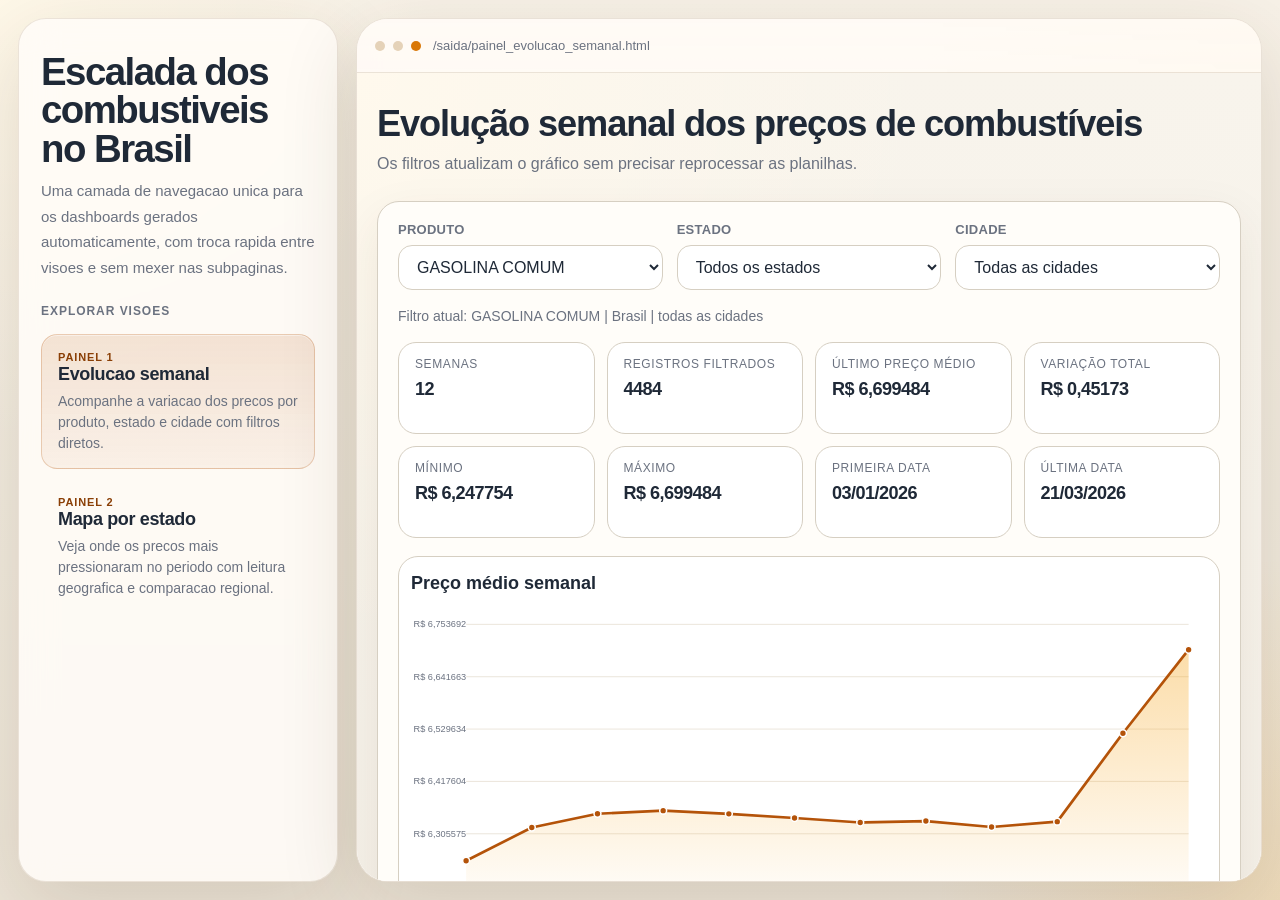
<file: saida/index.html>
<!doctype html>
<html lang="pt-BR">
<head>
  <meta charset="utf-8">
  <meta name="viewport" content="width=device-width, initial-scale=1">
  <title>Combustiveis no Brasil</title>
  <style>
    :root {
      --bg: #efe9dd;
      --panel: rgba(255, 252, 247, 0.88);
      --panel-strong: #fffdf8;
      --ink: #1f2937;
      --muted: #6b7280;
      --line: rgba(145, 119, 82, 0.18);
      --accent: #b45309;
      --accent-strong: #8a3f06;
      --accent-soft: rgba(180, 83, 9, 0.12);
      --shadow: 0 24px 80px rgba(64, 42, 11, 0.14);
      --radius-xl: 28px;
      --radius-lg: 20px;
      --radius-md: 16px;
    }

    * {
      box-sizing: border-box;
    }

    html, body {
      height: 100%;
    }

    body {
      margin: 0;
      font-family: "IBM Plex Sans", "Segoe UI", sans-serif;
      color: var(--ink);
      background:
        radial-gradient(circle at top left, rgba(255, 248, 232, 0.95) 0, transparent 28%),
        radial-gradient(circle at bottom right, rgba(245, 158, 11, 0.14) 0, transparent 22%),
        linear-gradient(180deg, #f7f1e7 0%, #ece4d7 100%);
    }

    .page {
      min-height: 100vh;
      padding: 18px;
    }

    .app-shell {
      display: grid;
      grid-template-columns: 320px minmax(0, 1fr);
      gap: 18px;
      min-height: calc(100vh - 36px);
    }

    .sidebar,
    .workspace {
      min-height: 0;
    }

    .sidebar {
      display: flex;
      flex-direction: column;
      gap: 16px;
      padding: 22px;
      border: 1px solid var(--line);
      border-radius: var(--radius-xl);
      background: var(--panel);
      backdrop-filter: blur(18px);
      box-shadow: var(--shadow);
    }

    .brand-tag {
      display: inline-flex;
      align-items: center;
      width: fit-content;
      padding: 7px 12px;
      border-radius: 999px;
      background: var(--accent-soft);
      color: var(--accent-strong);
      font-size: 12px;
      font-weight: 700;
      letter-spacing: 0.08em;
      text-transform: uppercase;
    }

    h1 {
      margin: 12px 0 10px;
      font-size: clamp(28px, 3vw, 42px);
      line-height: 1;
      letter-spacing: -0.04em;
    }

    .lead {
      margin: 0;
      color: var(--muted);
      font-size: 15px;
      line-height: 1.7;
    }

    .section-label {
      margin: 8px 0 0;
      color: var(--muted);
      font-size: 12px;
      font-weight: 700;
      letter-spacing: 0.08em;
      text-transform: uppercase;
    }

    .nav-list {
      display: grid;
      gap: 10px;
    }

    .nav-item {
      width: 100%;
      text-align: left;
      border: 1px solid transparent;
      border-radius: var(--radius-md);
      background: transparent;
      padding: 14px 16px;
      color: inherit;
      cursor: pointer;
      transition: background 160ms ease, border-color 160ms ease, transform 160ms ease;
    }

    .nav-item:hover,
    .nav-item:focus-visible {
      background: rgba(255, 255, 255, 0.5);
      border-color: var(--line);
      outline: none;
      transform: translateY(-1px);
    }

    .nav-item.active {
      background: linear-gradient(180deg, rgba(180, 83, 9, 0.14), rgba(180, 83, 9, 0.06));
      border-color: rgba(180, 83, 9, 0.24);
      box-shadow: inset 0 1px 0 rgba(255, 255, 255, 0.45);
    }

    .nav-kicker {
      margin-bottom: 4px;
      color: var(--accent-strong);
      font-size: 11px;
      font-weight: 700;
      letter-spacing: 0.08em;
      text-transform: uppercase;
    }

    .nav-title {
      display: block;
      margin-bottom: 6px;
      font-size: 18px;
      font-weight: 700;
      letter-spacing: -0.02em;
    }

    .nav-text {
      display: block;
      color: var(--muted);
      font-size: 14px;
      line-height: 1.5;
    }

    .mobile-switcher {
      display: none;
      margin-top: 4px;
    }

    .mobile-switcher select {
      width: 100%;
      border: 1px solid var(--line);
      border-radius: 14px;
      background: rgba(255, 255, 255, 0.82);
      padding: 14px 16px;
      font: inherit;
      color: var(--ink);
    }

    .sidebar-note {
      margin-top: auto;
      padding: 16px;
      border: 1px solid var(--line);
      border-radius: var(--radius-md);
      background: rgba(255, 255, 255, 0.46);
      color: var(--muted);
      font-size: 13px;
      line-height: 1.6;
    }

    .workspace {
      display: flex;
      flex-direction: column;
      gap: 14px;
      min-width: 0;
    }

    .topbar {
      display: flex;
      align-items: center;
      justify-content: space-between;
      gap: 16px;
      padding: 18px 20px;
      border: 1px solid var(--line);
      border-radius: var(--radius-xl);
      background: rgba(255, 252, 247, 0.78);
      backdrop-filter: blur(18px);
      box-shadow: var(--shadow);
    }

    .topbar-copy {
      min-width: 0;
    }

    .topbar-label {
      margin: 0 0 4px;
      color: var(--muted);
      font-size: 12px;
      font-weight: 700;
      letter-spacing: 0.08em;
      text-transform: uppercase;
    }

    .topbar-title {
      margin: 0 0 6px;
      font-size: clamp(22px, 2.4vw, 32px);
      line-height: 1.05;
      letter-spacing: -0.03em;
    }

    .topbar-text {
      margin: 0;
      color: var(--muted);
      font-size: 14px;
      line-height: 1.6;
    }

    .topbar-actions {
      display: flex;
      align-items: center;
      gap: 10px;
      flex-shrink: 0;
    }

    .status-pill,
    .standalone-link {
      display: inline-flex;
      align-items: center;
      justify-content: center;
      min-height: 42px;
      padding: 0 14px;
      border-radius: 999px;
      font-size: 13px;
      text-decoration: none;
      white-space: nowrap;
    }

    .status-pill {
      border: 1px solid var(--line);
      background: rgba(255, 255, 255, 0.6);
      color: var(--muted);
    }

    .status-pill::before {
      content: "";
      width: 8px;
      height: 8px;
      margin-right: 8px;
      border-radius: 999px;
      background: #d97706;
      box-shadow: 0 0 0 4px rgba(217, 119, 6, 0.12);
    }

    .standalone-link {
      border: 1px solid rgba(180, 83, 9, 0.22);
      background: linear-gradient(180deg, #cb6a1a, #a54809);
      color: white;
      font-weight: 700;
      box-shadow: 0 12px 24px rgba(165, 72, 9, 0.18);
    }

    .standalone-link:hover,
    .standalone-link:focus-visible {
      background: linear-gradient(180deg, #bd6116, #964307);
      outline: none;
    }

    .viewer-shell {
      position: relative;
      flex: 1;
      min-height: 0;
      border: 1px solid var(--line);
      border-radius: calc(var(--radius-xl) + 4px);
      background: rgba(255, 253, 249, 0.72);
      backdrop-filter: blur(18px);
      box-shadow: var(--shadow);
      overflow: hidden;
    }

    .viewer-shell::before {
      content: "";
      position: absolute;
      inset: 0;
      pointer-events: none;
      background:
        linear-gradient(180deg, rgba(255, 255, 255, 0.34), transparent 140px),
        radial-gradient(circle at top right, rgba(245, 158, 11, 0.08), transparent 28%);
    }

    .viewer-toolbar {
      position: relative;
      z-index: 1;
      display: flex;
      align-items: center;
      gap: 8px;
      height: 54px;
      padding: 0 18px;
      border-bottom: 1px solid var(--line);
      background: rgba(255, 250, 244, 0.74);
    }

    .dot {
      width: 10px;
      height: 10px;
      border-radius: 999px;
      background: #e5d2b8;
    }

    .dot.is-live {
      background: #d97706;
    }

    .viewer-url {
      margin-left: 4px;
      color: var(--muted);
      font-size: 13px;
      white-space: nowrap;
      overflow: hidden;
      text-overflow: ellipsis;
    }

    .viewer-frame-wrap {
      position: relative;
      height: calc(100% - 54px);
      min-height: 62vh;
    }

    iframe {
      display: block;
      width: 100%;
      height: 100%;
      border: 0;
      background: white;
    }

    .loading {
      position: absolute;
      inset: 0;
      display: flex;
      align-items: center;
      justify-content: center;
      background: rgba(250, 246, 240, 0.62);
      backdrop-filter: blur(6px);
      color: var(--muted);
      font-size: 14px;
      letter-spacing: 0.01em;
      transition: opacity 180ms ease, visibility 180ms ease;
      z-index: 2;
    }

    .loading[hidden] {
      opacity: 0;
      visibility: hidden;
    }

    @media (max-width: 1080px) {
      .app-shell {
        grid-template-columns: 1fr;
      }

      .sidebar {
        padding: 18px;
      }

      .sidebar-note {
        margin-top: 0;
      }
    }

    @media (max-width: 760px) {
      .page {
        padding: 12px;
      }

      .app-shell {
        gap: 12px;
        min-height: calc(100vh - 24px);
      }

      .sidebar,
      .topbar,
      .viewer-shell {
        border-radius: 22px;
      }

      .nav-list {
        display: none;
      }

      .mobile-switcher {
        display: block;
      }

      .topbar {
        flex-direction: column;
        align-items: flex-start;
      }

      .topbar-actions {
        width: 100%;
        flex-wrap: wrap;
      }

      .status-pill,
      .standalone-link {
        flex: 1 1 180px;
      }
    }
  </style>
</head>
<body>
  <main class="page">
    <div class="app-shell">
      <aside class="sidebar">
        <div>
          <h1>Escalada dos combustiveis no Brasil</h1>
          <p class="lead">
            Uma camada de navegacao unica para os dashboards gerados automaticamente, com troca rapida entre visoes e sem mexer nas subpaginas.
          </p>
        </div>

        <p class="section-label">Explorar visoes</p>
        <nav class="nav-list" id="nav-list" aria-label="Paginas do dashboard"></nav>

        <div class="mobile-switcher">
          <select id="page-select" aria-label="Escolha a pagina"></select>
        </div>

      </aside>

      <section class="workspace">
        <header class="topbar" style="display:none">
          <div class="topbar-copy">
            <p class="topbar-label">Visualizacao ativa</p>
            <h2 class="topbar-title" id="current-title">Evolucao semanal</h2>
            <p class="topbar-text" id="current-description"></p>
          </div>

          <div class="topbar-actions">
            <div class="status-pill" id="status-pill">Carregando painel</div>
            <a class="standalone-link" id="standalone-link" href="painel_evolucao_semanal.html" target="_blank" rel="noreferrer">Abrir sozinho</a>
          </div>
        </header>

        <div class="viewer-shell">
          <div class="viewer-toolbar">
            <span class="dot"></span>
            <span class="dot"></span>
            <span class="dot is-live"></span>
            <div class="viewer-url" id="viewer-url">/saida/painel_evolucao_semanal.html</div>
          </div>

          <div class="viewer-frame-wrap">
            <div class="loading" id="loading-indicator">Carregando dashboard...</div>
            <iframe
              id="page-frame"
              title="Visualizacao dos dashboards"
              src="painel_evolucao_semanal.html"
              loading="eager"></iframe>
          </div>
        </div>
      </section>
    </div>
  </main>

  <script>
    const pages = [
      {
        file: "painel_evolucao_semanal.html",
        kicker: "Painel 1",
        title: "Evolucao semanal",
        description: "Acompanhe a variacao dos precos por produto, estado e cidade com filtros diretos."
      },
      {
        file: "mapa_pressao_estados_offline.html",
        kicker: "Painel 2",
        title: "Mapa por estado",
        description: "Veja onde os precos mais pressionaram no periodo com leitura geografica e comparacao regional."
      }
    ];

    const pageMap = new Map(pages.map((page) => [page.file, page]));
    const defaultPage = pages[0].file;

    const navList = document.getElementById("nav-list");
    const pageSelect = document.getElementById("page-select");
    const pageFrame = document.getElementById("page-frame");
    const currentTitle = document.getElementById("current-title");
    const currentDescription = document.getElementById("current-description");
    const viewerUrl = document.getElementById("viewer-url");
    const standaloneLink = document.getElementById("standalone-link");
    const loadingIndicator = document.getElementById("loading-indicator");
    const statusPill = document.getElementById("status-pill");

    function pageFromHash() {
      const hashValue = decodeURIComponent(window.location.hash.slice(1));
      return pageMap.has(hashValue) ? hashValue : defaultPage;
    }

    function renderNav() {
      navList.innerHTML = pages.map((page) => `
        <button class="nav-item" type="button" data-file="${page.file}">
          <span class="nav-kicker">${page.kicker}</span>
          <span class="nav-title">${page.title}</span>
          <span class="nav-text">${page.description}</span>
        </button>
      `).join("");

      pageSelect.innerHTML = pages.map((page) => `
        <option value="${page.file}">${page.title}</option>
      `).join("");

      navList.querySelectorAll("[data-file]").forEach((button) => {
        button.addEventListener("click", () => {
          window.location.hash = encodeURIComponent(button.dataset.file);
        });
      });
    }

    function setLoadingState(isLoading) {
      loadingIndicator.hidden = !isLoading;
      statusPill.textContent = isLoading ? "Carregando painel" : "Painel pronto";
    }

    function syncApp() {
      const currentFile = pageFromHash();
      const currentPage = pageMap.get(currentFile);

      currentTitle.textContent = currentPage.title;
      currentDescription.textContent = currentPage.description;
      viewerUrl.textContent = `/saida/${currentPage.file}`;
      standaloneLink.href = currentPage.file;
      pageSelect.value = currentPage.file;
      document.title = `${currentPage.title} | Combustiveis no Brasil`;

      navList.querySelectorAll("[data-file]").forEach((button) => {
        button.classList.toggle("active", button.dataset.file === currentPage.file);
      });

      if (pageFrame.getAttribute("src") !== currentPage.file) {
        setLoadingState(true);
        pageFrame.setAttribute("src", currentPage.file);
      } else {
        setLoadingState(false);
      }
    }

    pageSelect.addEventListener("change", () => {
      window.location.hash = encodeURIComponent(pageSelect.value);
    });

    pageFrame.addEventListener("load", () => {
      setLoadingState(false);
    });

    window.addEventListener("hashchange", syncApp);

    renderNav();
    syncApp();
  </script>
</body>
</html>
</file>
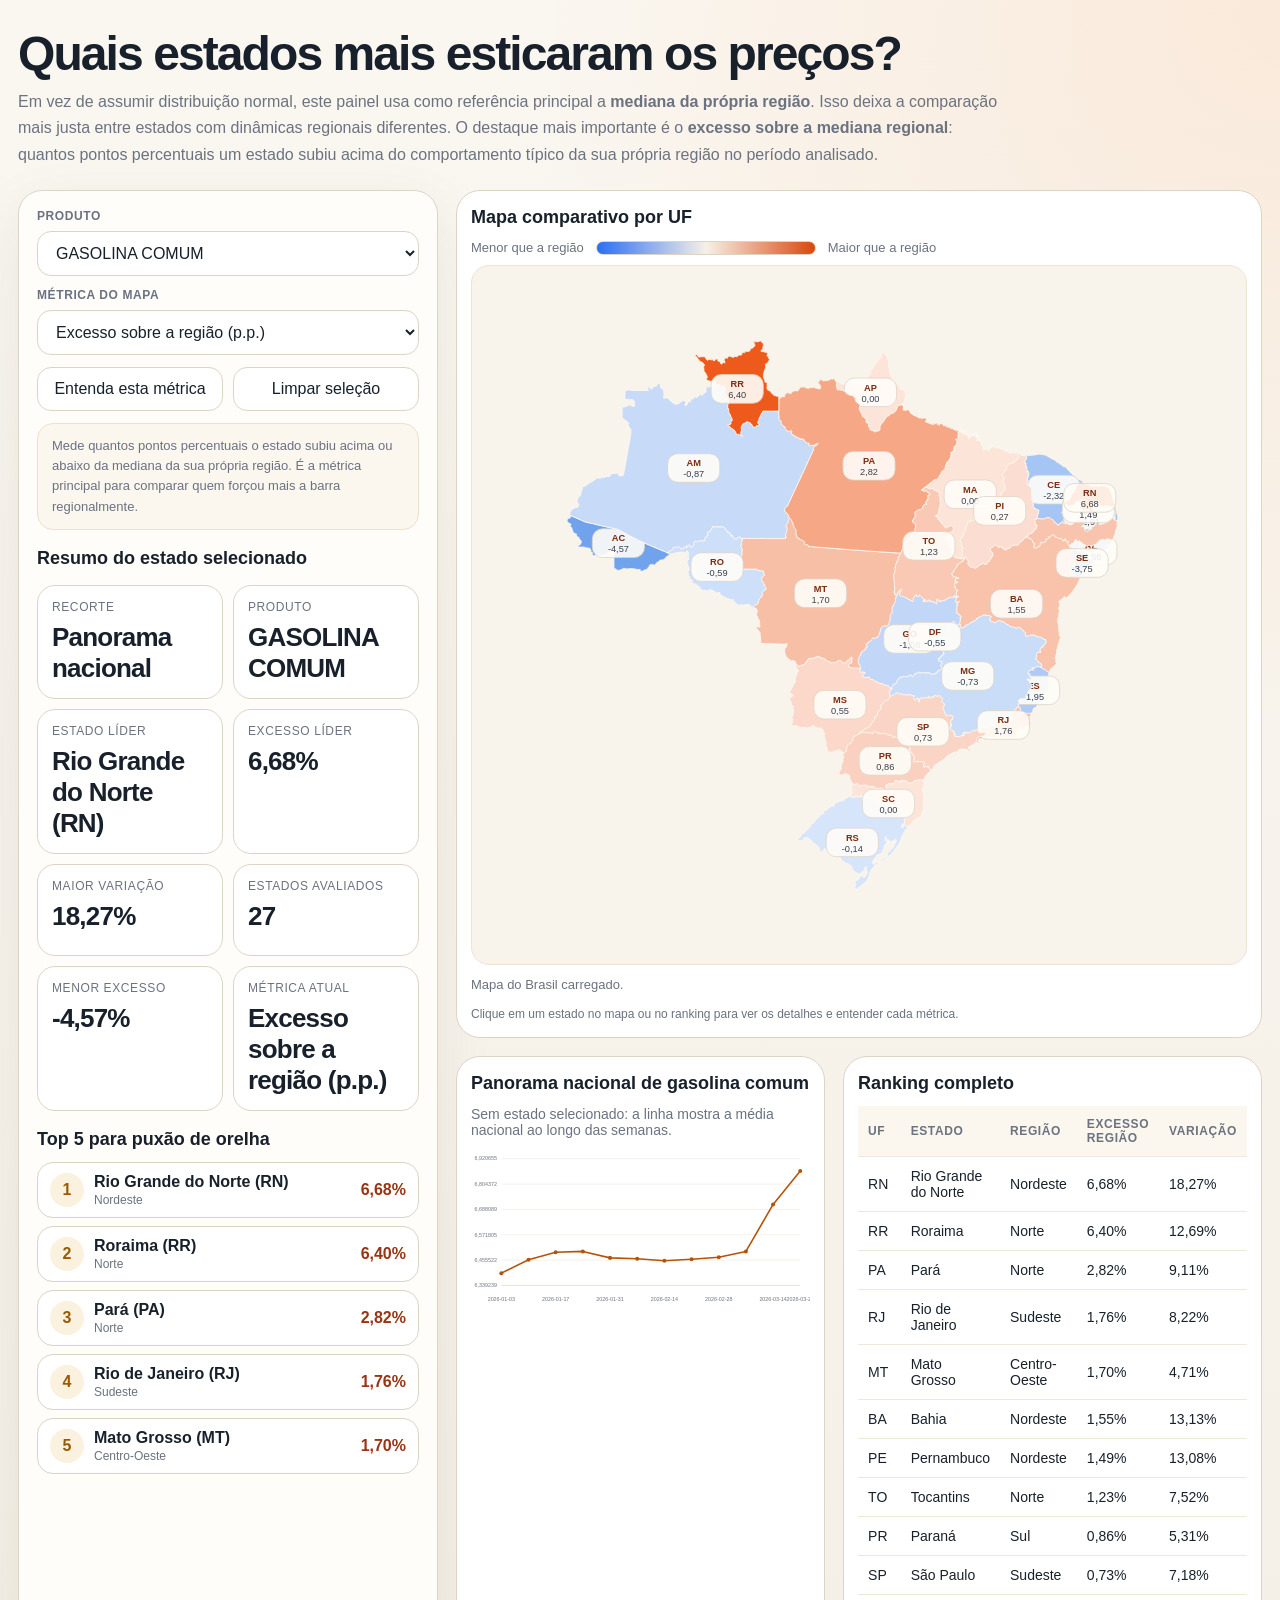
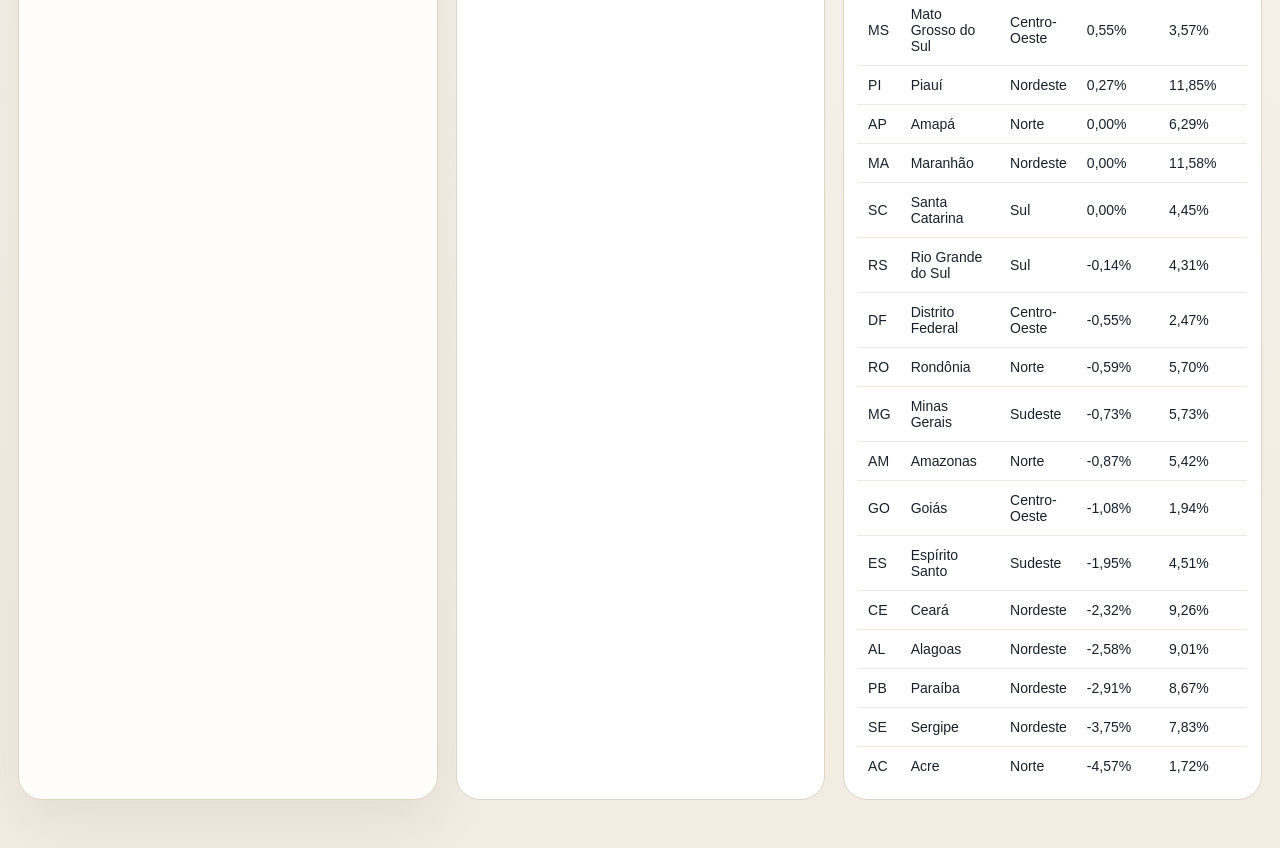
<file: saida/mapa_pressao_estados.html>
<!doctype html>
<html lang="pt-BR">
<head>
  <meta charset="utf-8">
  <meta name="viewport" content="width=device-width, initial-scale=1">
  <title>Mapa de pressão sobre os preços dos combustíveis</title>
  <link rel="stylesheet" href="mapa_pressao_estados.css">
</head>
<body>
  <div class="page">
    <h1>Quais estados mais esticaram os preços?</h1>
    <p class="lead">
      Em vez de assumir distribuição normal, este painel usa como referência principal a <strong>mediana da própria região</strong>.
      Isso deixa a comparação mais justa entre estados com dinâmicas regionais diferentes. O destaque mais importante é o
      <strong>excesso sobre a mediana regional</strong>: quantos pontos percentuais um estado subiu acima do comportamento típico
      da sua própria região no período analisado.
    </p>

    <div class="shell">
      <aside class="panel">
        <div class="controls">
          <div class="field">
            <label for="produto">Produto</label>
            <select id="produto"></select>
          </div>
          <div class="field">
            <label for="metrica">Métrica do mapa</label>
            <select id="metrica"></select>
          </div>
          <div class="control-row">
            <button id="metric-help-button" class="action-button" type="button">Entenda esta métrica</button>
            <button id="clear-selection-button" class="action-button" type="button">Limpar seleção</button>
          </div>
        </div>

        <div class="metric-explainer" id="metric-explainer"></div>

        <div class="section-title">Resumo do estado selecionado</div>
        <div class="cards" id="cards"></div>

        <div id="ranking-title" class="section-title">Top 5 para puxão de orelha</div>
        <div class="ranking" id="ranking"></div>
      </aside>

      <section class="board">
        <div class="map-shell">
          <div class="map-title">Mapa comparativo por UF</div>
          <div class="legend">
            <span>Menor que a região</span>
            <div class="gradient"></div>
            <span>Maior que a região</span>
          </div>
          <div id="map-container" class="map-canvas"></div>
          <div id="map-status" class="map-status">Carregando mapa do Brasil...</div>
          <div class="metric-hint">Clique em um estado no mapa ou no ranking para ver os detalhes e entender cada métrica.</div>
        </div>

        <div class="detail-grid">
          <div class="chart-panel">
            <div class="chart-title" id="chart-title"></div>
            <div class="detail-context" id="chart-context"></div>
            <div id="chart-container"></div>
          </div>
          <div class="table-panel">
            <div class="chart-title">Ranking completo</div>
            <div id="table-container"></div>
          </div>
        </div>
      </section>
    </div>
  </div>

  <div id="metric-modal-backdrop" class="modal-backdrop" aria-hidden="true">
    <div class="modal" role="dialog" aria-modal="true" aria-labelledby="metric-modal-title">
      <div class="modal-top">
        <div>
          <h2 id="metric-modal-title" class="modal-title"></h2>
        </div>
        <button id="metric-modal-close" class="modal-close" type="button" aria-label="Fechar">×</button>
      </div>
      <p id="metric-modal-friendly" class="modal-text"></p>
      <div class="formula-box">
        <div class="formula-label">Como a conta funciona</div>
        <code id="metric-modal-formula"></code>
      </div>
    </div>
  </div>

  <script defer src="mapa_pressao_estados.js"></script>
</body>
</html>
</file>
<file: saida/mapa_pressao_estados.css>
:root {
      --bg: #f7f4ee;
      --panel: #fffdfa;
      --ink: #18212b;
      --muted: #6b7280;
      --line: #ddd4c6;
      --warm: #d9480f;
      --cool: #2563eb;
      --neutral: #f2ede5;
      --grid: #eadfce;
    }
    * { box-sizing: border-box; }
    body {
      margin: 0;
      font-family: "IBM Plex Sans", "Segoe UI", sans-serif;
      color: var(--ink);
      background:
        radial-gradient(circle at top right, rgba(249, 115, 22, 0.10), transparent 28%),
        linear-gradient(180deg, #faf7f1 0%, #f2ece2 100%);
    }
    .page {
      max-width: 1380px;
      margin: 0 auto;
      padding: 30px 18px 48px;
    }
    h1 {
      margin: 0 0 10px;
      font-size: clamp(30px, 4vw, 48px);
      line-height: 1.02;
      letter-spacing: -0.04em;
    }
    .lead {
      max-width: 980px;
      margin: 0 0 22px;
      color: var(--muted);
      line-height: 1.65;
      font-size: 16px;
    }
    .shell {
      display: grid;
      grid-template-columns: 420px minmax(0, 1fr);
      gap: 18px;
    }
    .panel {
      background: var(--panel);
      border: 1px solid var(--line);
      border-radius: 24px;
      box-shadow: 0 20px 60px rgba(44, 33, 12, 0.08);
      padding: 18px;
    }
    .controls {
      display: grid;
      grid-template-columns: 1fr;
      gap: 12px;
    }
    .control-row {
      display: grid;
      grid-template-columns: 1fr 1fr;
      gap: 10px;
    }
    .field {
      display: flex;
      flex-direction: column;
      gap: 8px;
    }
    .field label {
      font-size: 12px;
      font-weight: 700;
      letter-spacing: 0.05em;
      text-transform: uppercase;
      color: var(--muted);
    }
    select {
      width: 100%;
      padding: 12px 14px;
      border: 1px solid var(--line);
      border-radius: 14px;
      background: white;
      color: var(--ink);
      font: inherit;
    }
    .action-button {
      width: 100%;
      padding: 12px 14px;
      border: 1px solid var(--line);
      border-radius: 14px;
      background: white;
      color: var(--ink);
      font: inherit;
      cursor: pointer;
      transition: transform 0.12s ease, border-color 0.12s ease, background 0.12s ease;
    }
    .action-button:hover {
      transform: translateY(-1px);
      border-color: #d7a15f;
      background: #fffcf6;
    }
    .metric-explainer {
      margin: 12px 0 0;
      font-size: 13px;
      line-height: 1.55;
      color: var(--muted);
      background: #fbf6ee;
      border: 1px solid #eee1cb;
      border-radius: 16px;
      padding: 12px 14px;
    }
    .cards {
      display: grid;
      grid-template-columns: repeat(2, minmax(0, 1fr));
      gap: 10px;
      margin-top: 16px;
    }
    .card {
      border: 1px solid var(--line);
      border-radius: 18px;
      padding: 14px;
      background: white;
      min-height: 92px;
    }
    .card .label {
      color: var(--muted);
      font-size: 12px;
      text-transform: uppercase;
      letter-spacing: 0.05em;
      margin-bottom: 8px;
    }
    .card .value {
      font-size: 26px;
      font-weight: 700;
      letter-spacing: -0.03em;
    }
    .card-button {
      width: 100%;
      text-align: left;
      border: none;
      background: transparent;
      padding: 0;
      margin: 0;
      color: inherit;
      cursor: pointer;
      font: inherit;
    }
    .card-button:hover .label {
      color: #9a3412;
    }
    .section-title {
      font-size: 18px;
      margin: 18px 0 12px;
      font-weight: 700;
    }
    .ranking {
      display: grid;
      gap: 8px;
    }
    .rank-item {
      display: grid;
      grid-template-columns: 34px 1fr auto;
      gap: 10px;
      align-items: center;
      padding: 10px 12px;
      border-radius: 16px;
      background: #fff;
      border: 1px solid var(--line);
      cursor: pointer;
      transition: transform 0.12s ease, border-color 0.12s ease;
    }
    .rank-item:hover,
    .rank-item.active {
      transform: translateY(-1px);
      border-color: #e0a96a;
    }
    .rank-pos {
      width: 34px;
      height: 34px;
      border-radius: 999px;
      background: #fbf1df;
      display: grid;
      place-items: center;
      font-weight: 700;
      color: #9a5a05;
    }
    .rank-name {
      font-weight: 700;
    }
    .rank-region {
      font-size: 12px;
      color: var(--muted);
      margin-top: 2px;
    }
    .rank-value {
      font-weight: 700;
      color: #9a3412;
    }
    .board {
      display: grid;
      gap: 18px;
    }
    .legend {
      display: flex;
      align-items: center;
      gap: 12px;
      flex-wrap: wrap;
      font-size: 13px;
      color: var(--muted);
      margin-bottom: 10px;
    }
    .gradient {
      width: 220px;
      height: 14px;
      border-radius: 999px;
      border: 1px solid var(--line);
      background: linear-gradient(90deg, #2b6ef3 0%, #f6f0e7 50%, #d9480f 100%);
    }
    .map-shell {
      background: white;
      border: 1px solid var(--line);
      border-radius: 24px;
      padding: 14px;
    }
    .map-title {
      margin: 2px 0 12px;
      font-size: 18px;
      font-weight: 700;
    }
    .map-canvas {
      height: 700px;
      border-radius: 18px;
      overflow: hidden;
      border: 1px solid #ede4d6;
      background: #f8f4eb;
    }
    .map-status {
      margin-top: 10px;
      color: var(--muted);
      font-size: 13px;
      line-height: 1.5;
    }
    .state-value-label {
      background: rgba(255, 253, 249, 0.90);
      border: 1px solid rgba(221, 212, 198, 0.94);
      border-radius: 12px;
      box-shadow: 0 8px 20px rgba(17, 24, 39, 0.10);
      padding: 4px 7px 5px;
      text-align: center;
      min-width: 52px;
      pointer-events: none;
      backdrop-filter: blur(2px);
    }
    .state-value-label.strong {
      background: rgba(255, 244, 235, 0.96);
      border-color: rgba(217, 72, 15, 0.26);
    }
    .state-value-label .uf {
      display: block;
      font-size: 11px;
      line-height: 1.1;
      font-weight: 700;
      color: #7c2d12;
      letter-spacing: 0.04em;
    }
    .state-value-label .val {
      display: block;
      font-size: 11px;
      line-height: 1.15;
      color: #374151;
      margin-top: 2px;
    }
    .map-svg {
      width: 100%;
      height: 100%;
      display: block;
    }
    .map-state {
      cursor: pointer;
      transition: opacity 0.12s ease;
    }
    .map-state:hover {
      opacity: 0.92;
    }
    .map-state-label text {
      pointer-events: none;
    }
    .map-popup-title {
      font-weight: 700;
      margin-bottom: 4px;
    }
    .metric-hint {
      margin-top: 10px;
      font-size: 12px;
      color: var(--muted);
      line-height: 1.5;
    }
    .modal-backdrop {
      position: fixed;
      inset: 0;
      background: rgba(17, 24, 39, 0.52);
      display: none;
      align-items: center;
      justify-content: center;
      padding: 20px;
      z-index: 2000;
    }
    .modal-backdrop.open {
      display: flex;
    }
    .modal {
      width: min(760px, 100%);
      max-height: 90vh;
      overflow: auto;
      background: #fffdf9;
      border: 1px solid var(--line);
      border-radius: 24px;
      box-shadow: 0 30px 80px rgba(17, 24, 39, 0.24);
      padding: 22px;
    }
    .modal-top {
      display: flex;
      align-items: flex-start;
      justify-content: space-between;
      gap: 18px;
      margin-bottom: 12px;
    }
    .modal-title {
      margin: 0;
      font-size: 24px;
      line-height: 1.1;
      letter-spacing: -0.03em;
    }
    .modal-close {
      border: 1px solid var(--line);
      background: white;
      border-radius: 999px;
      width: 38px;
      height: 38px;
      cursor: pointer;
      font-size: 20px;
    }
    .modal-text {
      color: var(--muted);
      line-height: 1.65;
      font-size: 15px;
      margin: 0 0 14px;
    }
    .formula-box {
      background: #fbf6ee;
      border: 1px solid #ecdcc2;
      border-radius: 18px;
      padding: 14px 16px;
      margin-top: 14px;
    }
    .formula-label {
      font-size: 12px;
      text-transform: uppercase;
      letter-spacing: 0.05em;
      color: var(--muted);
      margin-bottom: 8px;
    }
    .formula-box code {
      display: block;
      white-space: pre-wrap;
      font-family: "IBM Plex Mono", "SFMono-Regular", monospace;
      font-size: 14px;
      color: #7c2d12;
      line-height: 1.6;
    }
    svg {
      width: 100%;
      height: auto;
      display: block;
    }
    .detail-grid {
      display: grid;
      grid-template-columns: 1.1fr 0.9fr;
      gap: 18px;
    }
    .chart-panel, .table-panel {
      background: white;
      border: 1px solid var(--line);
      border-radius: 24px;
      padding: 14px;
    }
    .chart-title {
      font-size: 18px;
      font-weight: 700;
      margin: 2px 0 12px;
    }
    .detail-context {
      color: var(--muted);
      font-size: 14px;
      margin-bottom: 10px;
    }
    table {
      width: 100%;
      border-collapse: collapse;
    }
    th, td {
      padding: 11px 10px;
      text-align: left;
      border-bottom: 1px solid #f0e8db;
      font-size: 14px;
    }
    th {
      color: var(--muted);
      font-size: 12px;
      text-transform: uppercase;
      letter-spacing: 0.05em;
      background: #fbf7ef;
    }
    tr:last-child td { border-bottom: none; }
    .empty {
      color: var(--muted);
      text-align: center;
      padding: 28px 12px;
    }
    @media (max-width: 1100px) {
      .shell { grid-template-columns: 1fr; }
      .detail-grid { grid-template-columns: 1fr; }
    }
</file>
